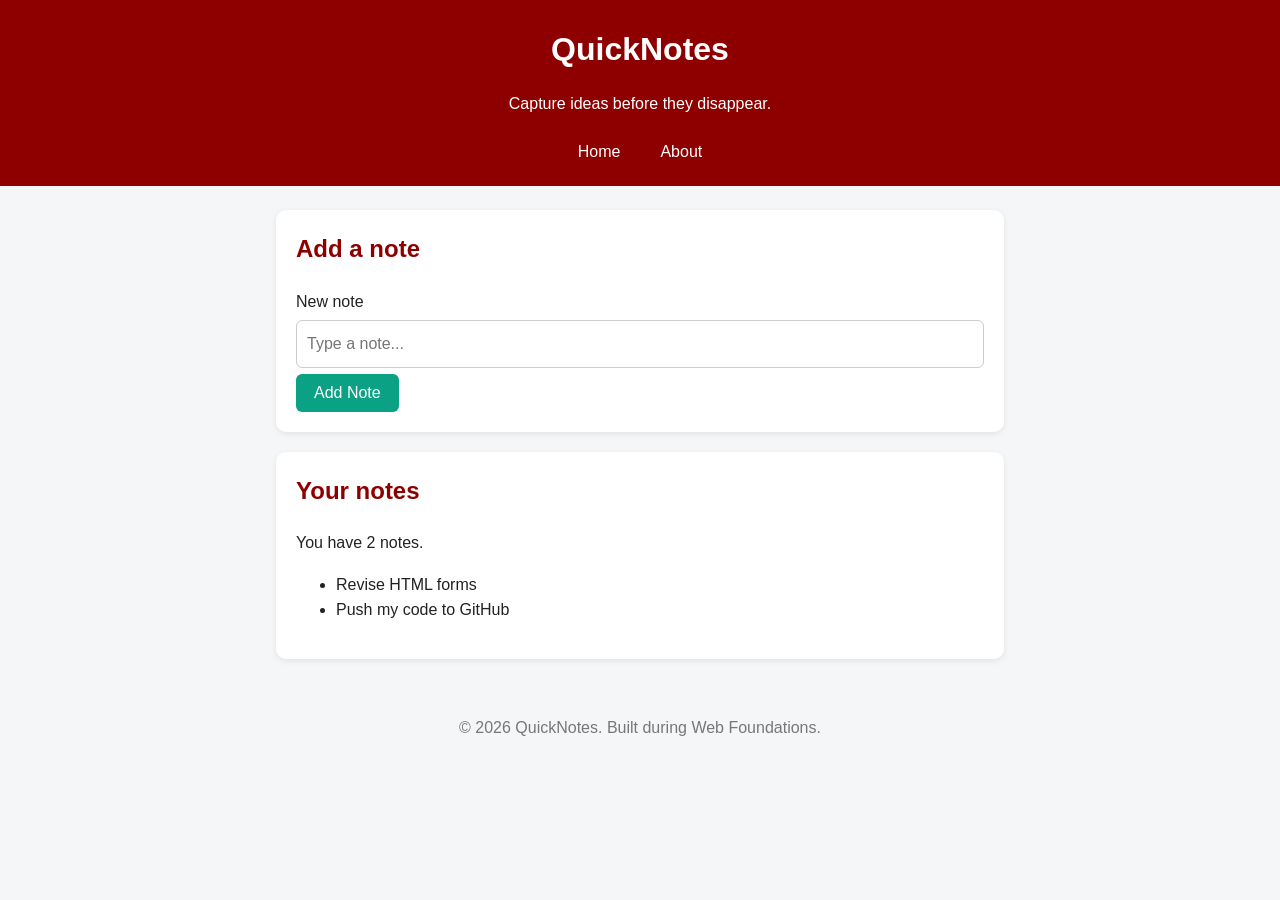
<file: index.html>
<!DOCTYPE html>
<html lang="en">
<head>
    <meta charset="UTF-8">
    <meta name="viewport" content="width=device-width, initial-scale=1.0">
    <title>QuickNotes</title>
    <link rel="stylesheet" href="style.css">
</head>
<body>
     <header>
      <h1>QuickNotes</h1>
      <p>Capture ideas before they disappear.</p>
      <nav>
        <a href="index.html">Home</a>
        <a href="about.html">About</a>
      </nav>
    </header>

     <main>
      <section>
        <h2>Add a note</h2>
        <form id="note-form">
          <label for="note-input">New note</label>
          <input type="text" id="note-input" placeholder="Type a note...">
          <button type="submit">Add Note</button>
        </form>
      </section>

      <section>
        <h2>Your notes</h2>
        <p id="note-count">You have 2 notes.</p>
        <ul id="notes-list">
          <li>Revise HTML forms</li>
          <li>Push my code to GitHub</li>
        </ul>
      </section>
    </main>

    <footer>
      <p>&copy; 2026 QuickNotes. Built during Web Foundations.</p>
    </footer>
</body>
</html>
</file>
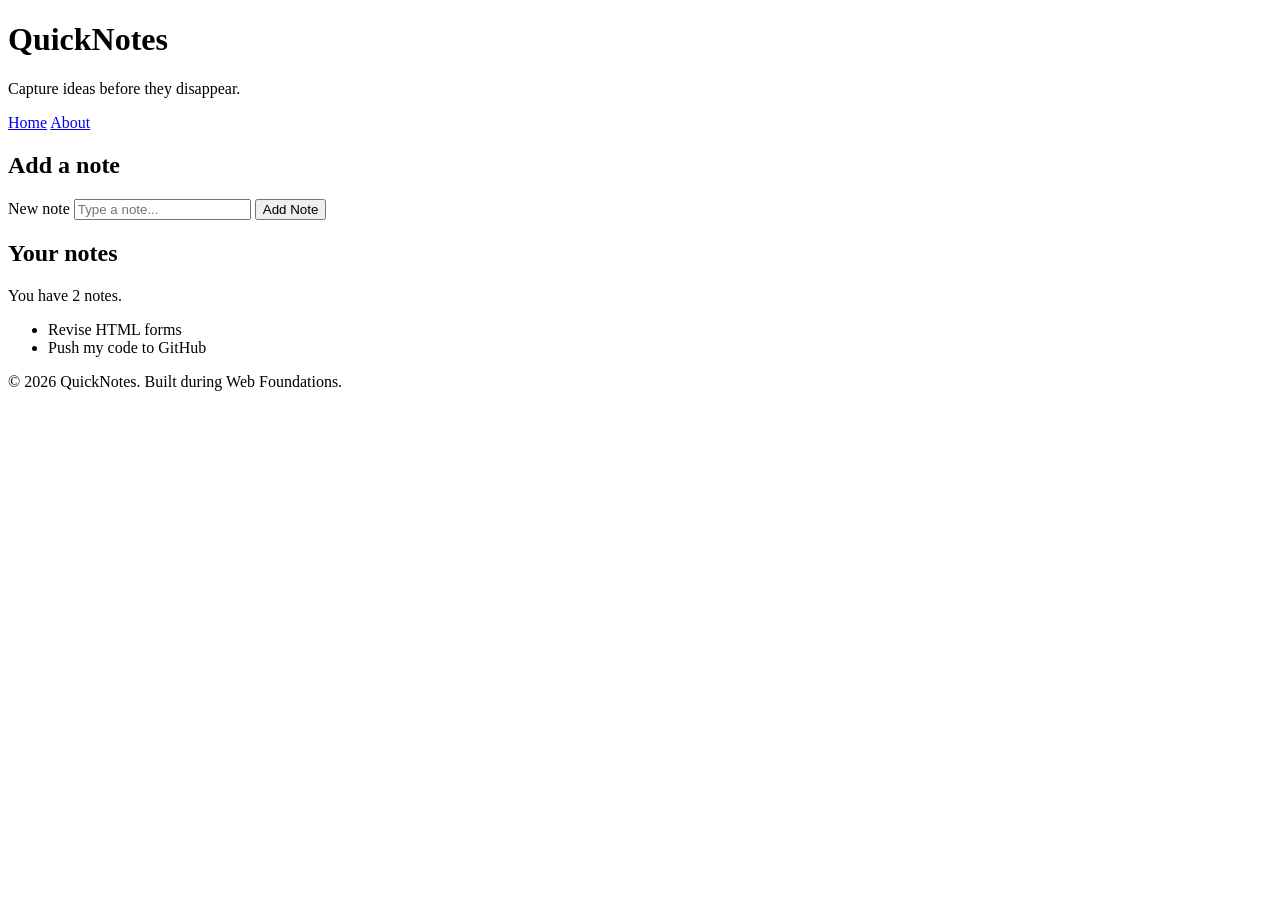
<file: Day 1/index.html>
<!DOCTYPE html>
<html lang="en">
<head>
    <meta charset="UTF-8">
    <meta name="viewport" content="width=device-width, initial-scale=1.0">
    <title>QuickNotes</title>
</head>
<body>
     <header>
      <h1>QuickNotes</h1>
      <p>Capture ideas before they disappear.</p>
      <nav>
        <a href="index.html">Home</a>
        <a href="about.html">About</a>
      </nav>
    </header>

     <main>
      <section>
        <h2>Add a note</h2>
        <form id="note-form">
          <label for="note-input">New note</label>
          <input type="text" id="note-input" placeholder="Type a note...">
          <button type="submit">Add Note</button>
        </form>
      </section>

      <section>
        <h2>Your notes</h2>
        <p id="note-count">You have 2 notes.</p>
        <ul id="notes-list">
          <li>Revise HTML forms</li>
          <li>Push my code to GitHub</li>
        </ul>
      </section>
    </main>

    <footer>
      <p>&copy; 2026 QuickNotes. Built during Web Foundations.</p>
    </footer>
</body>
</html>
</file>
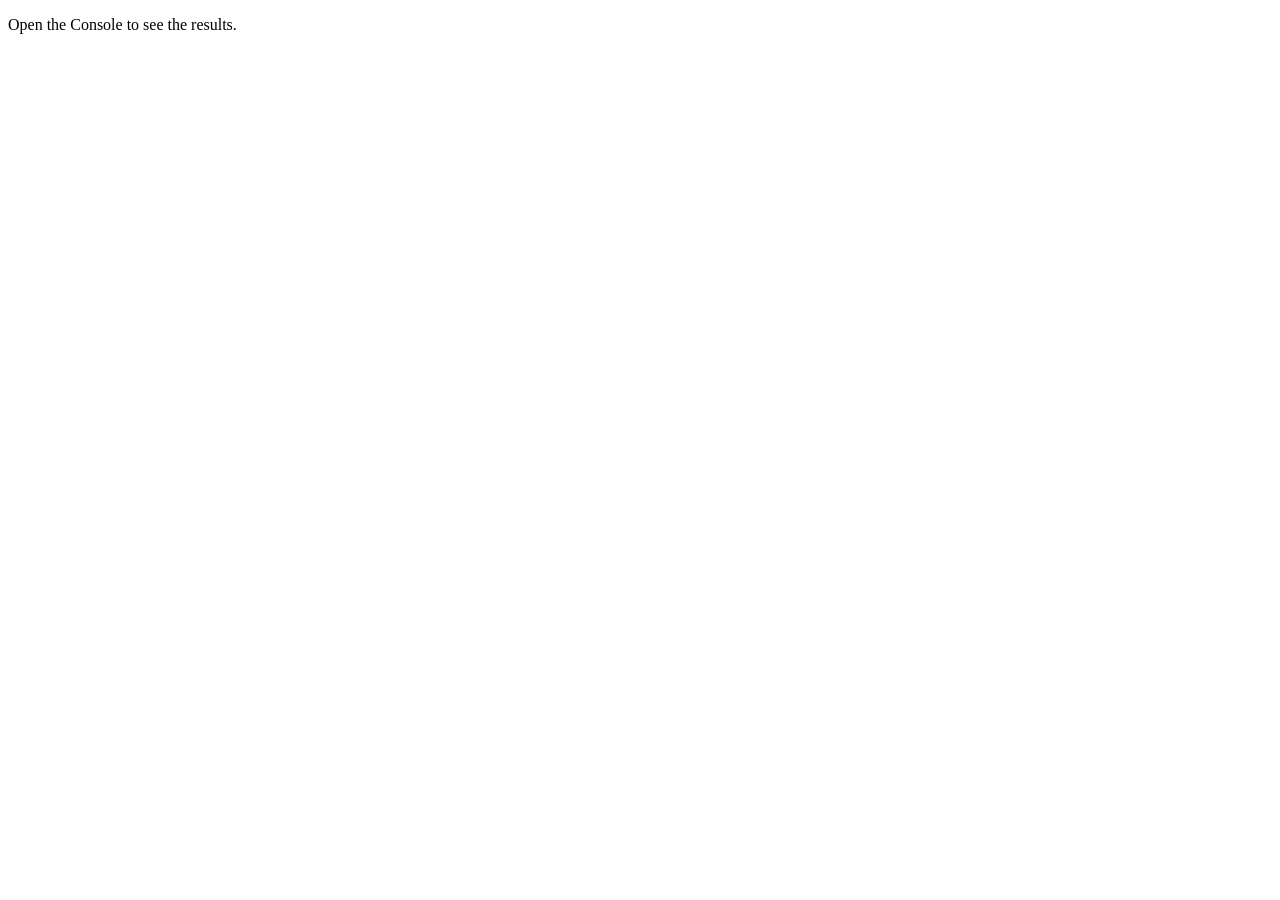
<file: Day 3/index.html>
<!doctype html>
<html lang="en">
<head>
  <meta charset="utf-8">
  <meta name="viewport" content="width=device-width, initial-scale=1">
  <title>Notes Toolkit</title>
  <script src="script.js" defer></script>
</head>
<body>
  <p>Open the Console to see the results.</p>
</body>
</html>
</file>
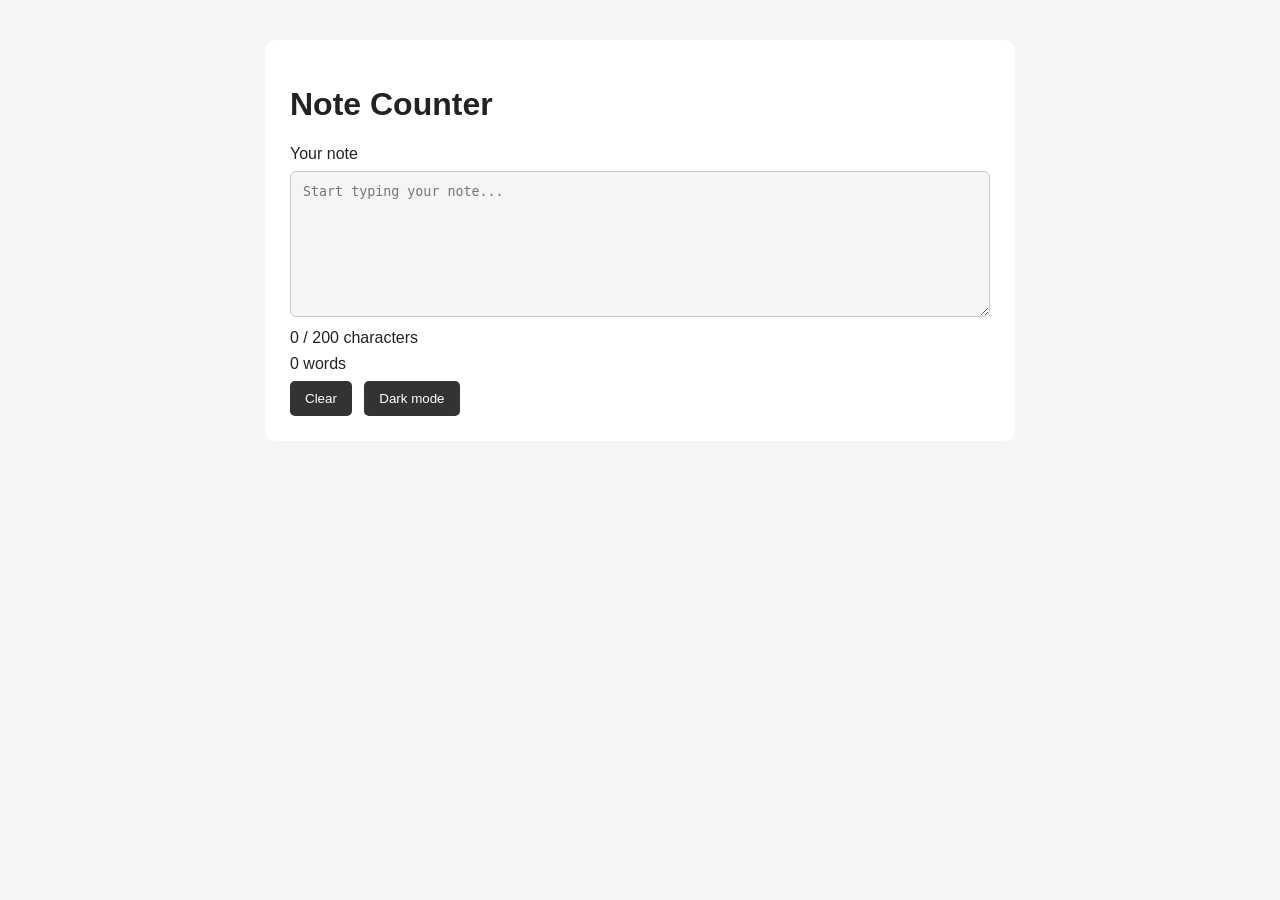
<file: Day 4/index.html>
<!doctype html>
<html lang="en">
<head>
  <meta charset="utf-8">
  <meta name="viewport" content="width=device-width, initial-scale=1">
  <title>Note Counter</title>
  <link rel="stylesheet" href="style.css">
  <script src="script.js" defer></script>
</head>
<body>
  <main>
    <h1>Note Counter</h1>

    <label for="note-text">Your note</label>
    <textarea id="note-text" rows="8" placeholder="Start typing your note..."></textarea>

    <p id="char-count" class="counter">Characters: 0</p>
    <p id="word-count" class="counter">Words: 0</p>

    <button id="clear-btn" type="button">Clear</button>
    <button id="theme-toggle" type="button">Toggle theme</button>
  </main>
</body>
</html>
</file>
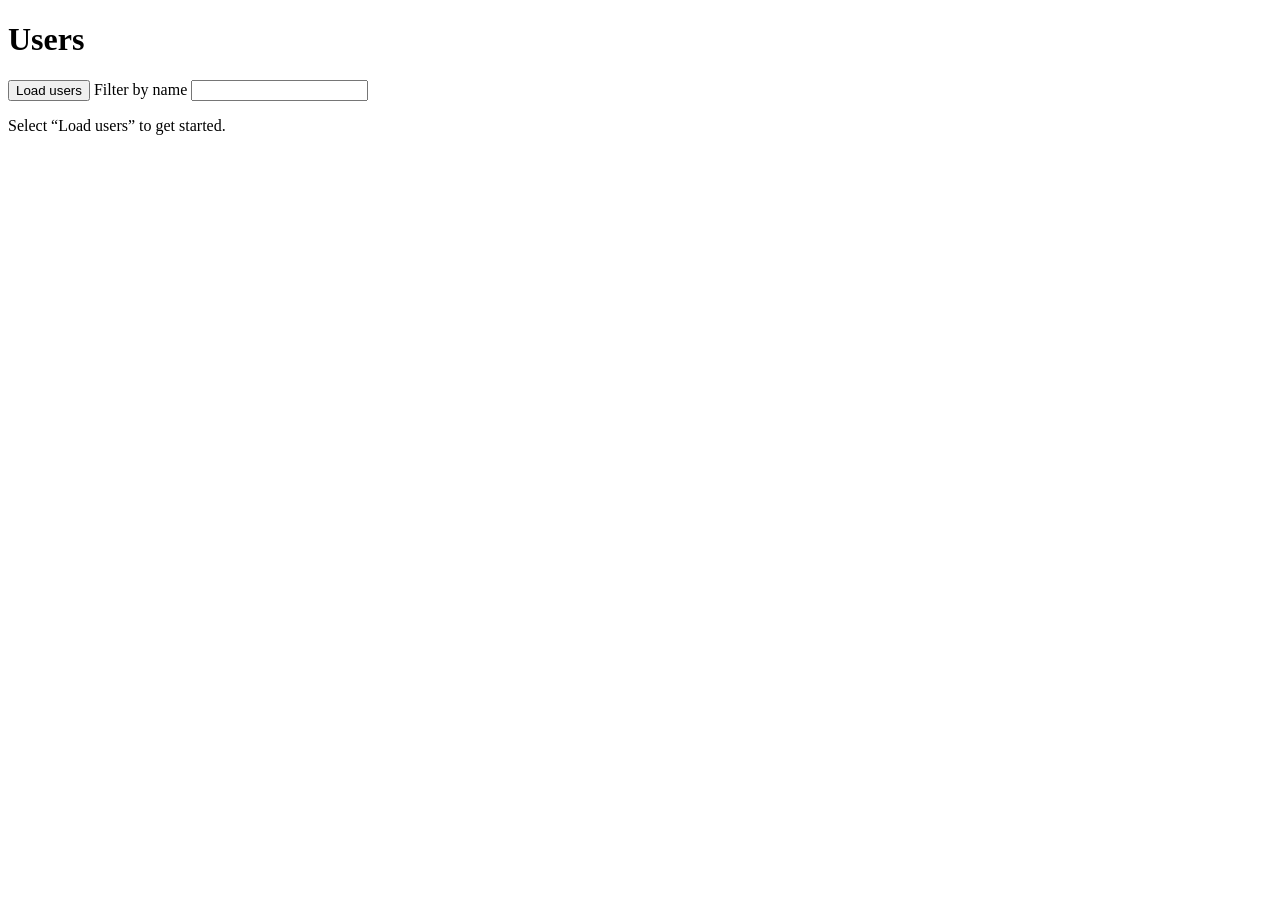
<file: Day 5/index.html>
<!doctype html>
<html lang="en">
<head>
  <meta charset="utf-8">
  <meta name="viewport" content="width=device-width, initial-scale=1">
  <title>Load and Filter Users</title>
  <script src="users.js" defer></script>
</head>
<body>
  <main>
    <h1>Users</h1>

    <button id="load-users" type="button">Load users</button>

    <label for="filter-input">Filter by name</label>
    <input id="filter-input" type="search">

    <p id="status" aria-live="polite">Select “Load users” to get started.</p>
    <ul id="users-list" aria-label="Users"></ul>
  </main>
</body>
</html>
</file>
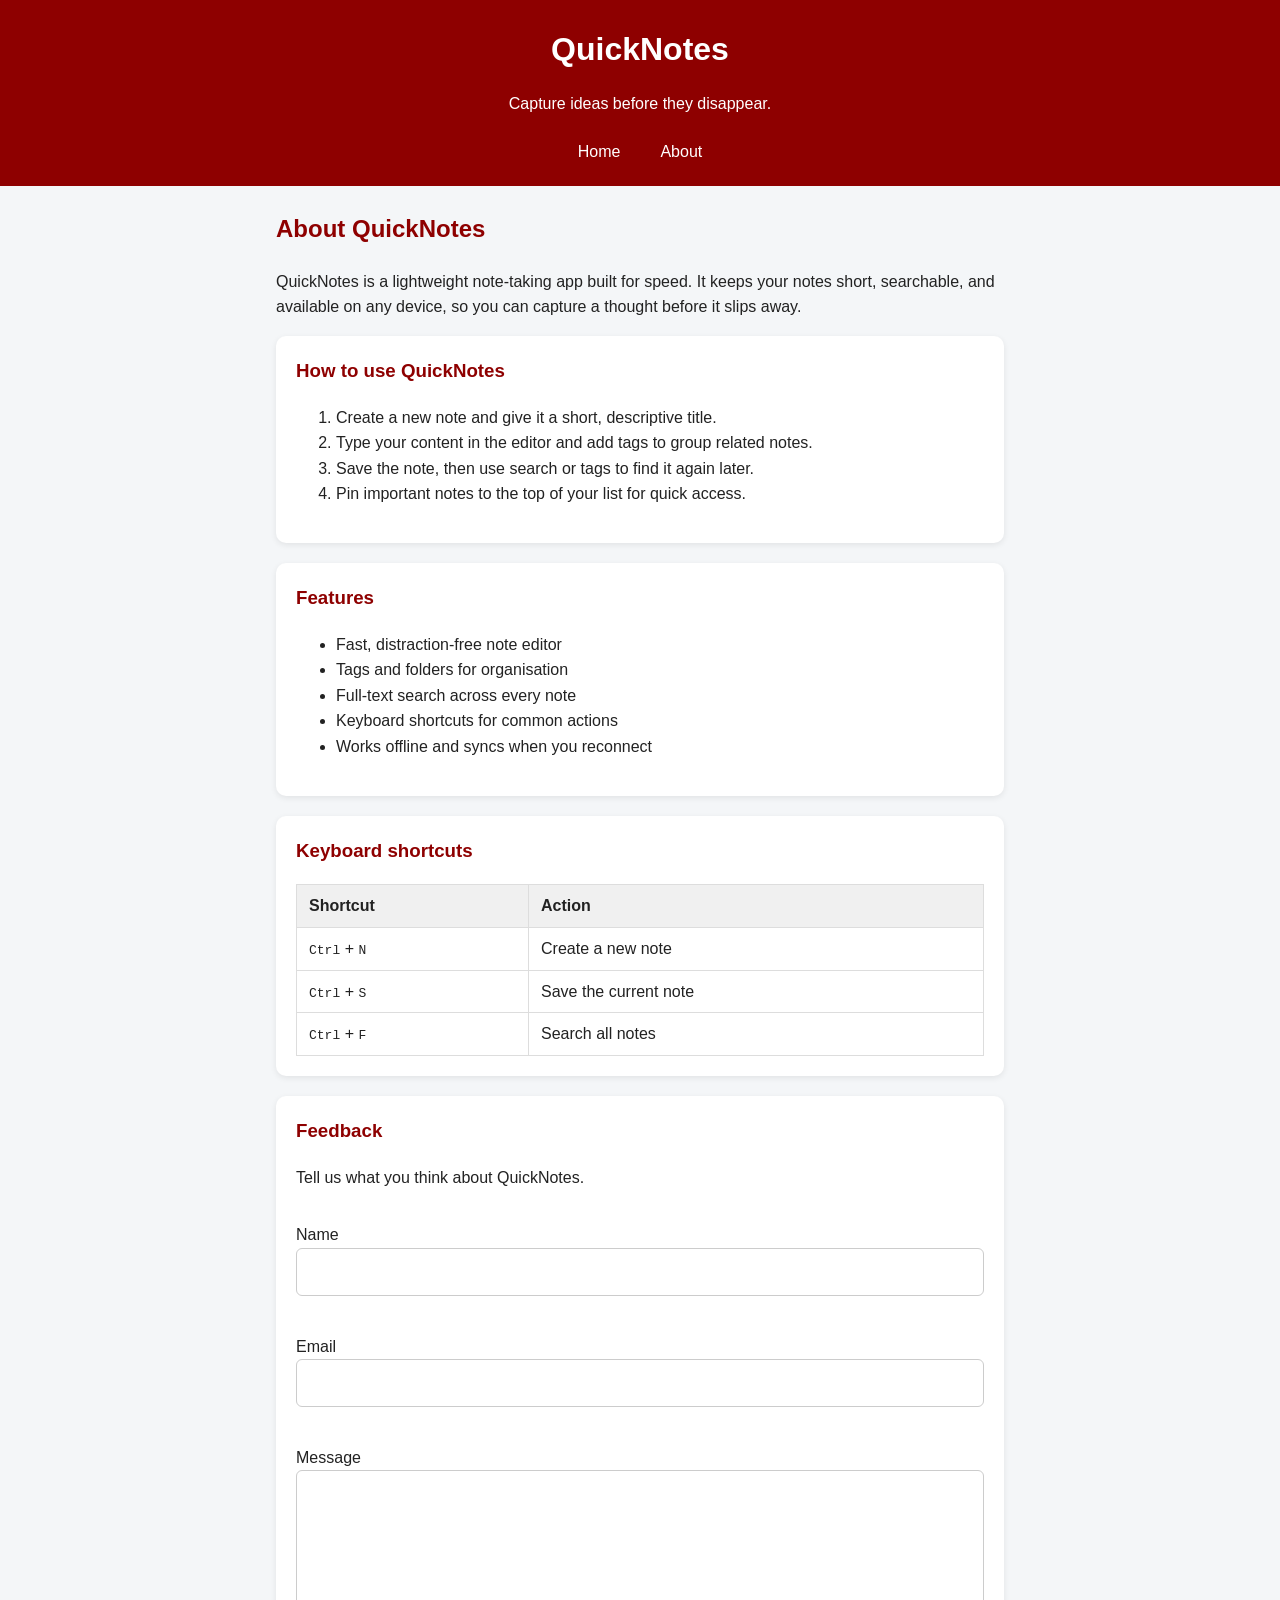
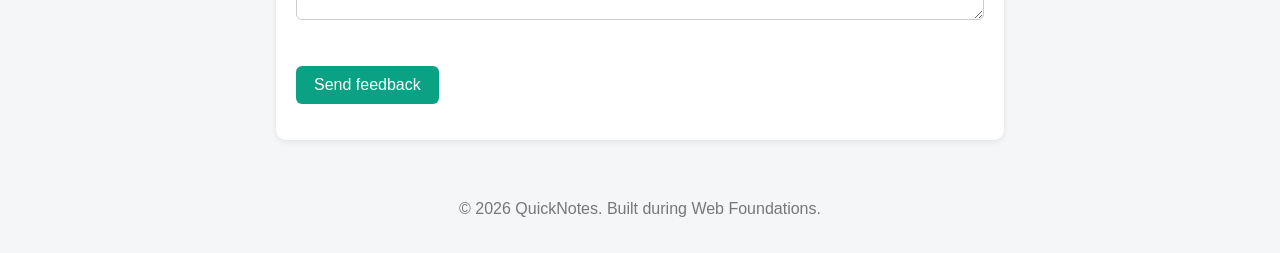
<file: about.html>
<!DOCTYPE html>
<html lang="en">
<head>
  <meta charset="utf-8">
  <meta name="viewport" content="width=device-width, initial-scale=1.0">
  <title>About QuickNotes</title>
  <link rel="stylesheet" href="style.css">
</head>
<body>
  <header>
      <h1>QuickNotes</h1>
      <p>Capture ideas before they disappear.</p>
      <nav>
        <a href="index.html">Home</a>
        <a href="about.html">About</a>
      </nav>
    </header>
  <main>
    <h2>About QuickNotes</h2>
    <p>QuickNotes is a lightweight note-taking app built for speed. It keeps your notes
      short, searchable, and available on any device, so you can capture a thought before
      it slips away.</p>

    <section>
      <h3>How to use QuickNotes</h3>
      <ol>
        <li>Create a new note and give it a short, descriptive title.</li>
        <li>Type your content in the editor and add tags to group related notes.</li>
        <li>Save the note, then use search or tags to find it again later.</li>
        <li>Pin important notes to the top of your list for quick access.</li>
      </ol>
    </section>

    <section>
      <h3>Features</h3>
      <ul id="features">
        <li>Fast, distraction-free note editor</li>
        <li>Tags and folders for organisation</li>
        <li>Full-text search across every note</li>
        <li>Keyboard shortcuts for common actions</li>
        <li>Works offline and syncs when you reconnect</li>
      </ul>
    </section>

    <section>
      <h3>Keyboard shortcuts</h3>
      <table>
        <thead>
          <tr>
            <th scope="col">Shortcut</th>
            <th scope="col">Action</th>
          </tr>
        </thead>
        <tbody>
          <tr>
            <td><kbd>Ctrl</kbd> + <kbd>N</kbd></td>
            <td>Create a new note</td>
          </tr>
          <tr>
            <td><kbd>Ctrl</kbd> + <kbd>S</kbd></td>
            <td>Save the current note</td>
          </tr>
          <tr>
            <td><kbd>Ctrl</kbd> + <kbd>F</kbd></td>
            <td>Search all notes</td>
          </tr>
        </tbody>
      </table>
    </section>

    <section>
      <h3>Feedback</h3>
      <p>Tell us what you think about QuickNotes.</p>
      <form action="#" method="post">
        <p>
          <label for="name">Name</label>
          <input type="text" id="name" name="name" required>
        </p>
        <p>
          <label for="email">Email</label>
          <input type="email" id="email" name="email" required>
        </p>
        <p>
          <label for="message">Message</label>
          <textarea id="message" name="message" rows="5" required></textarea>
        </p>
        <p>
          <button type="submit">Send feedback</button>
        </p>
      </form>
    </section>
  </main>

 <footer>
      <p>&copy; 2026 QuickNotes. Built during Web Foundations.</p>
    </footer>
</body>
</html>
</file>
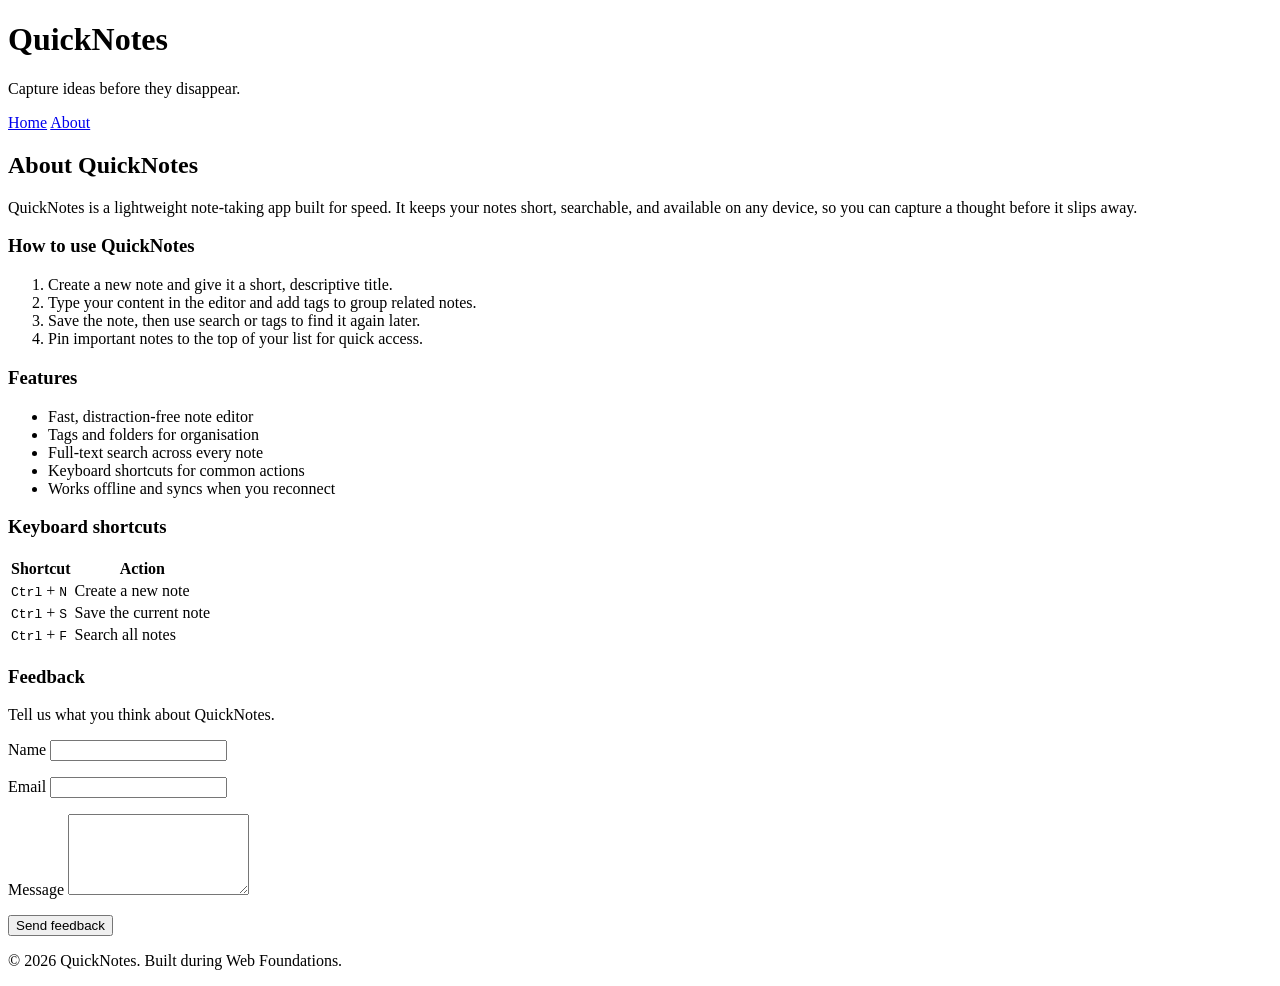
<file: Day 1/about.html>
<!DOCTYPE html>
<html lang="en">
<head>
  <meta charset="utf-8">
  <meta name="viewport" content="width=device-width, initial-scale=1.0">
  <title>About QuickNotes</title>
</head>
<body>
  <header>
      <h1>QuickNotes</h1>
      <p>Capture ideas before they disappear.</p>
      <nav>
        <a href="index.html">Home</a>
        <a href="about.html">About</a>
      </nav>
    </header>
  <main>
    <h2>About QuickNotes</h2>
    <p>QuickNotes is a lightweight note-taking app built for speed. It keeps your notes
      short, searchable, and available on any device, so you can capture a thought before
      it slips away.</p>

    <section>
      <h3>How to use QuickNotes</h3>
      <ol>
        <li>Create a new note and give it a short, descriptive title.</li>
        <li>Type your content in the editor and add tags to group related notes.</li>
        <li>Save the note, then use search or tags to find it again later.</li>
        <li>Pin important notes to the top of your list for quick access.</li>
      </ol>
    </section>

    <section>
      <h3>Features</h3>
      <ul>
        <li>Fast, distraction-free note editor</li>
        <li>Tags and folders for organisation</li>
        <li>Full-text search across every note</li>
        <li>Keyboard shortcuts for common actions</li>
        <li>Works offline and syncs when you reconnect</li>
      </ul>
    </section>

    <section>
      <h3>Keyboard shortcuts</h3>
      <table>
        <thead>
          <tr>
            <th scope="col">Shortcut</th>
            <th scope="col">Action</th>
          </tr>
        </thead>
        <tbody>
          <tr>
            <td><kbd>Ctrl</kbd> + <kbd>N</kbd></td>
            <td>Create a new note</td>
          </tr>
          <tr>
            <td><kbd>Ctrl</kbd> + <kbd>S</kbd></td>
            <td>Save the current note</td>
          </tr>
          <tr>
            <td><kbd>Ctrl</kbd> + <kbd>F</kbd></td>
            <td>Search all notes</td>
          </tr>
        </tbody>
      </table>
    </section>

    <section>
      <h3>Feedback</h3>
      <p>Tell us what you think about QuickNotes.</p>
      <form action="#" method="post">
        <p>
          <label for="name">Name</label>
          <input type="text" id="name" name="name" required>
        </p>
        <p>
          <label for="email">Email</label>
          <input type="email" id="email" name="email" required>
        </p>
        <p>
          <label for="message">Message</label>
          <textarea id="message" name="message" rows="5" required></textarea>
        </p>
        <p>
          <button type="submit">Send feedback</button>
        </p>
      </form>
    </section>
  </main>

 <footer>
      <p>&copy; 2026 QuickNotes. Built during Web Foundations.</p>
    </footer>
</body>
</html>
</file>
<file: style.css>
/* 1. Reset and base styles */
*,
*::before,
*::after {
  box-sizing: border-box;
}
 
body {
  margin: 0;
  font-family: "Segoe UI", Arial, sans-serif;
  background-color: #f4f6f8;
  color: #222;
  line-height: 1.6;
}
 
/* 2. Header */
header {
  background-color: #8e0000;
  color: white;
  text-align: center;
  padding: 24px 16px 16px;
}
 
header h1 {
  margin: 0;
}
 
/* 3. Navigation with Flexbox */
nav {
  display: flex;
  justify-content: center;
  gap: 16px;
  margin-top: 12px;
}
 
nav a {
  color: white;
  text-decoration: none;
  padding: 6px 12px;
  border-radius: 6px;
  transition: background-color 0.2s ease;
}
 
nav a:hover {
  background-color: rgba(255, 255, 255, 0.2);
}
 
/* 4. Main content and section cards */
main {
  max-width: 760px;
  margin: 24px auto;
  padding: 0 16px;
}
 
section {
  background: white;
  padding: 20px;
  border-radius: 10px;
  margin-bottom: 20px;
  box-shadow: 0 2px 6px rgba(0, 0, 0, 0.08);
}
 
h2,
h3 {
  color: #8e0000;
  margin-top: 0;
}
 
/* 5. Features as a responsive grid of cards */
.features {
  list-style: none;
  padding: 0;
  display: grid;
  grid-template-columns: repeat(auto-fit, minmax(180px, 1fr));
  gap: 12px;
}
 
.features li {
  background-color: #e6f6f1;
  border-left: 4px solid #0ba184;
  padding: 12px;
  border-radius: 6px;
}
 
/* 6. Shortcuts table */
table {
  width: 100%;
  border-collapse: collapse; /* merge double borders into one */
}
 
th,
td {
  border: 1px solid #ddd;
  padding: 8px 12px;
  text-align: left;
}
 
th {
  background-color: #f0f0f0;
}
 
/* 7. Forms */
form {
  display: flex;
  flex-direction: column;
  gap: 6px;
}
 
input,
textarea {
  width: 100%;
  padding: 10px;
  border: 1px solid #ccc;
  border-radius: 6px;
  font: inherit; /* use the page font instead of the browser default */
}
 
input:focus,
textarea:focus {
  outline: 2px solid #0ba184;
  border-color: #0ba184;
}
 
button {
  align-self: flex-start;
  background-color: #0ba184;
  color: white;
  border: none;
  padding: 10px 18px;
  border-radius: 6px;
  font-size: 1rem;
  cursor: pointer;
  transition: background-color 0.2s ease, transform 0.2s ease;
}
 
button:hover {
  background-color: #088a70;
  transform: translateY(-2px);
}
 
/* 8. Footer */
footer {
  text-align: center;
  color: #777;
  padding: 16px;
}
 
/* 9. Small screens */
@media (max-width: 600px) {
  header {
    padding: 16px 12px 12px;
  }
 
  header h1 {
    font-size: 1.6rem;
  }
 
  section {
    padding: 16px;
  }
}
</file>
<file: Day 4/style.css>
:root {
    --bg-color: #f5f5f5;
    --text-color: #222;
    --card-color: #ffffff;
    --border-color: #cccccc;
    --button-color: #333333;
    --button-text: #ffffff;
}

/* Dark theme */
body.dark {
    --bg-color: #1e1e1e;
    --text-color: #ffffff;
    --card-color: #2d2d2d;
    --border-color: #555555;
    --button-color: #ffffff;
    --button-text: #222222;
}

/* General page */
body {
    background-color: var(--bg-color);
    color: var(--text-color);
    font-family: Arial, sans-serif;
    margin: 0;
    padding: 40px;
}

main {
    max-width: 700px;
    margin: auto;
    background-color: var(--card-color);
    padding: 25px;
    border-radius: 10px;
}

/* Textarea */
textarea {
    width: 100%;
    box-sizing: border-box;
    padding: 12px;
    margin-top: 8px;
    border: 1px solid var(--border-color);
    border-radius: 6px;
    background-color: var(--bg-color);
    color: var(--text-color);
}

/* Counters */
.counter {
    margin: 8px 0;
}

/* Warning when over 180 characters */
.warning {
    color: orange;
}

/* Over 200 characters */
.over {
    color: red;
    font-weight: bold;
}

/* Buttons */
button {
    padding: 10px 15px;
    margin-right: 8px;
    border: none;
    border-radius: 5px;
    background-color: var(--button-color);
    color: var(--button-text);
    cursor: pointer;
}

button:hover {
    opacity: 0.8;
}
</file>
